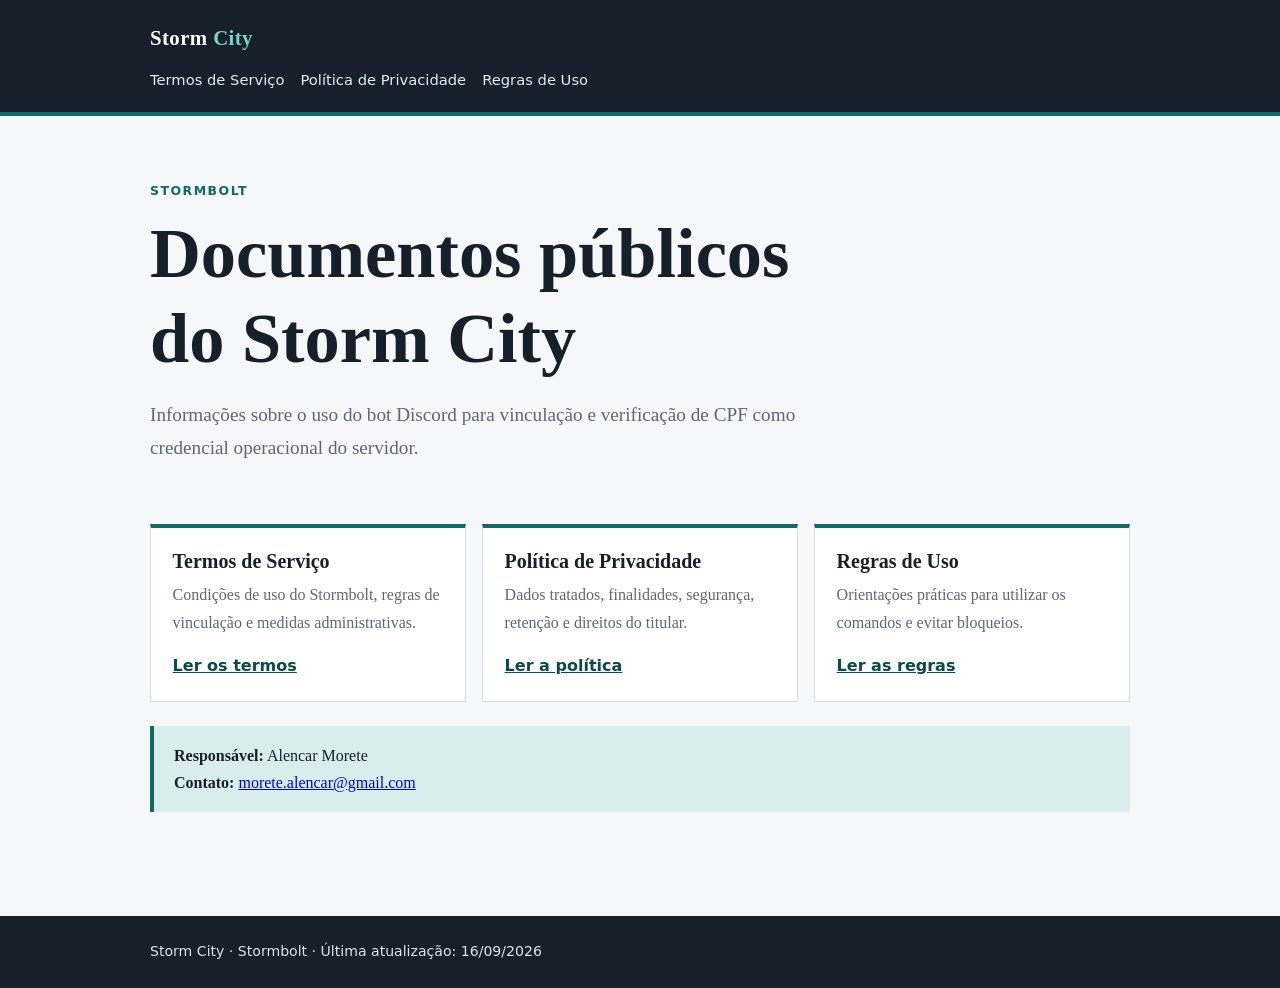
<file: index.html>
<!doctype html>
<html lang="pt-BR">
<head>
  <meta charset="utf-8">
  <meta name="viewport" content="width=device-width, initial-scale=1">
  <meta name="description" content="Documentos públicos do Stormbolt e do servidor Storm City.">
  <title>Storm City | Documentos públicos</title>
  <link rel="stylesheet" href="styles.css">
</head>
<body>
  <header class="site-header">
    <div class="header-inner">
      <a class="brand" href="index.html">Storm <span>City</span></a>
      <nav aria-label="Navegação principal">
        <a href="termos-de-servico.html">Termos de Serviço</a>
        <a href="privacy-policy.html">Política de Privacidade</a>
        <a href="regras-de-uso.html">Regras de Uso</a>
      </nav>
    </div>
  </header>
  <main class="page">
    <section class="hero">
      <div class="eyebrow">Stormbolt</div>
      <h1>Documentos públicos do Storm City</h1>
      <p class="lede">Informações sobre o uso do bot Discord para vinculação e verificação de CPF como credencial operacional do servidor.</p>
    </section>
    <section class="cards" aria-label="Documentos">
      <article class="card">
        <h2>Termos de Serviço</h2>
        <p>Condições de uso do Stormbolt, regras de vinculação e medidas administrativas.</p>
        <a href="termos-de-servico.html">Ler os termos</a>
      </article>
      <article class="card">
        <h2>Política de Privacidade</h2>
        <p>Dados tratados, finalidades, segurança, retenção e direitos do titular.</p>
        <a href="privacy-policy.html">Ler a política</a>
      </article>
      <article class="card">
        <h2>Regras de Uso</h2>
        <p>Orientações práticas para utilizar os comandos e evitar bloqueios.</p>
        <a href="regras-de-uso.html">Ler as regras</a>
      </article>
    </section>
    <div class="notice">
      <strong>Responsável:</strong> Alencar Morete<br>
      <strong>Contato:</strong> <a href="mailto:morete.alencar@gmail.com">morete.alencar@gmail.com</a>
    </div>
  </main>
  <footer class="site-footer">
    <div class="site-footer-inner">Storm City · Stormbolt · Última atualização: 16/09/2026</div>
  </footer>
</body>
</html>
</file>
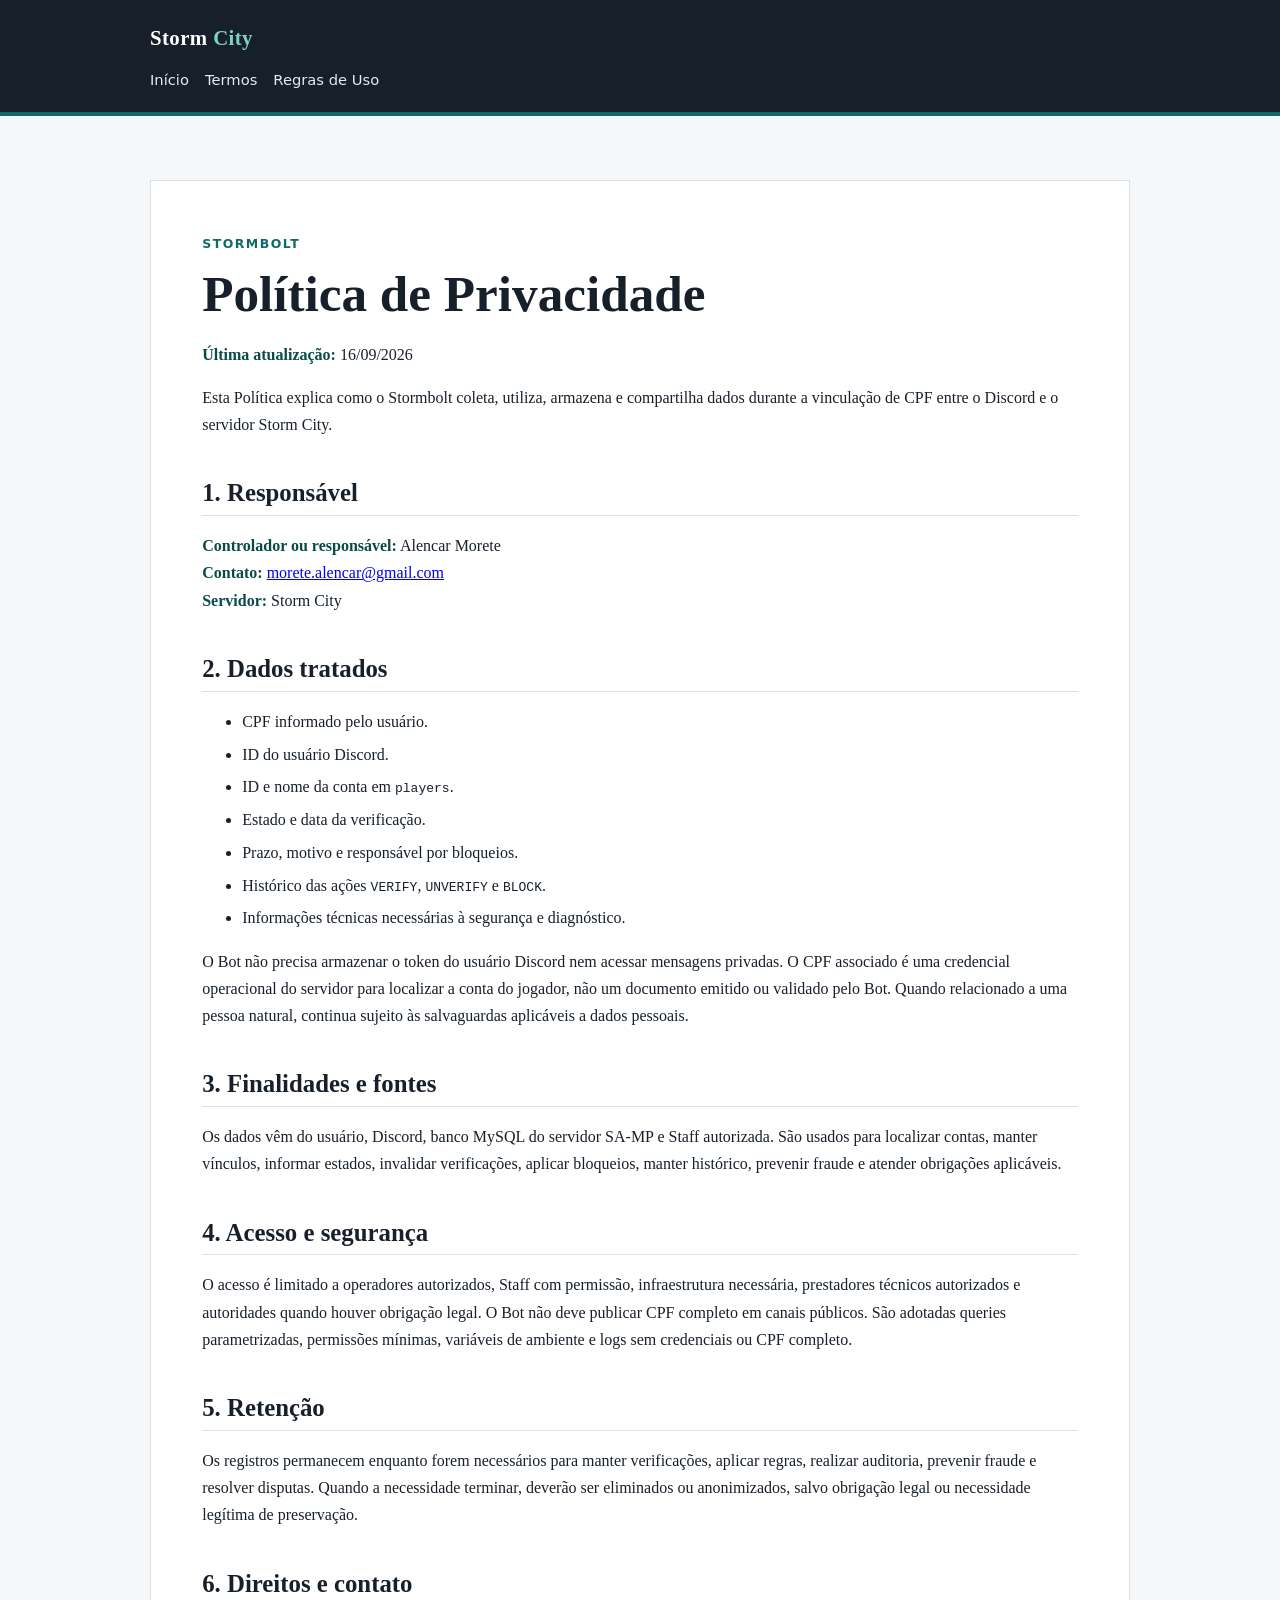
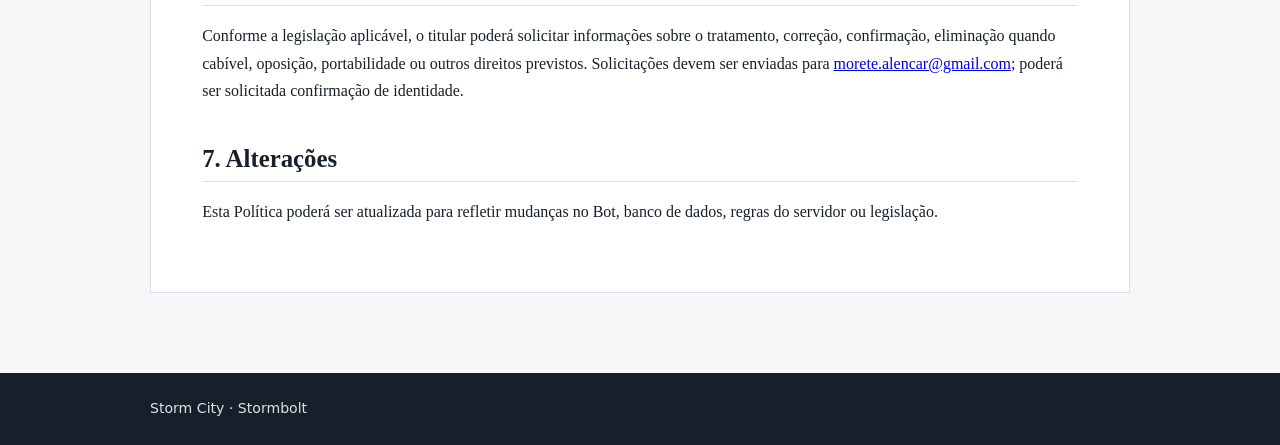
<file: privacy-policy.html>
<!doctype html>
<html lang="pt-BR">
<head>
  <meta charset="utf-8">
  <meta name="viewport" content="width=device-width, initial-scale=1">
  <meta name="description" content="Política de Privacidade do Stormbolt no servidor Storm City.">
  <title>Política de Privacidade | Storm City</title>
  <link rel="stylesheet" href="styles.css">
</head>
<body>
  <header class="site-header"><div class="header-inner"><a class="brand" href="index.html">Storm <span>City</span></a><nav aria-label="Navegação principal"><a href="index.html">Início</a><a href="termos-de-servico.html">Termos</a><a href="regras-de-uso.html">Regras de Uso</a></nav></div></header>
  <main class="page"><article class="document">
    <div class="eyebrow">Stormbolt</div>
    <h1>Política de Privacidade</h1>
    <p><strong>Última atualização:</strong> 16/09/2026</p>
    <p>Esta Política explica como o Stormbolt coleta, utiliza, armazena e compartilha dados durante a vinculação de CPF entre o Discord e o servidor Storm City.</p>
    <h2>1. Responsável</h2>
    <p><strong>Controlador ou responsável:</strong> Alencar Morete<br><strong>Contato:</strong> <a href="mailto:morete.alencar@gmail.com">morete.alencar@gmail.com</a><br><strong>Servidor:</strong> Storm City</p>
    <h2>2. Dados tratados</h2>
    <ul><li>CPF informado pelo usuário.</li><li>ID do usuário Discord.</li><li>ID e nome da conta em <code>players</code>.</li><li>Estado e data da verificação.</li><li>Prazo, motivo e responsável por bloqueios.</li><li>Histórico das ações <code>VERIFY</code>, <code>UNVERIFY</code> e <code>BLOCK</code>.</li><li>Informações técnicas necessárias à segurança e diagnóstico.</li></ul>
    <p>O Bot não precisa armazenar o token do usuário Discord nem acessar mensagens privadas. O CPF associado é uma credencial operacional do servidor para localizar a conta do jogador, não um documento emitido ou validado pelo Bot. Quando relacionado a uma pessoa natural, continua sujeito às salvaguardas aplicáveis a dados pessoais.</p>
    <h2>3. Finalidades e fontes</h2>
    <p>Os dados vêm do usuário, Discord, banco MySQL do servidor SA-MP e Staff autorizada. São usados para localizar contas, manter vínculos, informar estados, invalidar verificações, aplicar bloqueios, manter histórico, prevenir fraude e atender obrigações aplicáveis.</p>
    <h2>4. Acesso e segurança</h2>
    <p>O acesso é limitado a operadores autorizados, Staff com permissão, infraestrutura necessária, prestadores técnicos autorizados e autoridades quando houver obrigação legal. O Bot não deve publicar CPF completo em canais públicos. São adotadas queries parametrizadas, permissões mínimas, variáveis de ambiente e logs sem credenciais ou CPF completo.</p>
    <h2>5. Retenção</h2>
    <p>Os registros permanecem enquanto forem necessários para manter verificações, aplicar regras, realizar auditoria, prevenir fraude e resolver disputas. Quando a necessidade terminar, deverão ser eliminados ou anonimizados, salvo obrigação legal ou necessidade legítima de preservação.</p>
    <h2>6. Direitos e contato</h2>
    <p>Conforme a legislação aplicável, o titular poderá solicitar informações sobre o tratamento, correção, confirmação, eliminação quando cabível, oposição, portabilidade ou outros direitos previstos. Solicitações devem ser enviadas para <a href="mailto:morete.alencar@gmail.com">morete.alencar@gmail.com</a>; poderá ser solicitada confirmação de identidade.</p>
    <h2>7. Alterações</h2>
    <p>Esta Política poderá ser atualizada para refletir mudanças no Bot, banco de dados, regras do servidor ou legislação.</p>
  </article></main>
  <footer class="site-footer"><div class="site-footer-inner">Storm City · Stormbolt</div></footer>
</body>
</html>
</file>
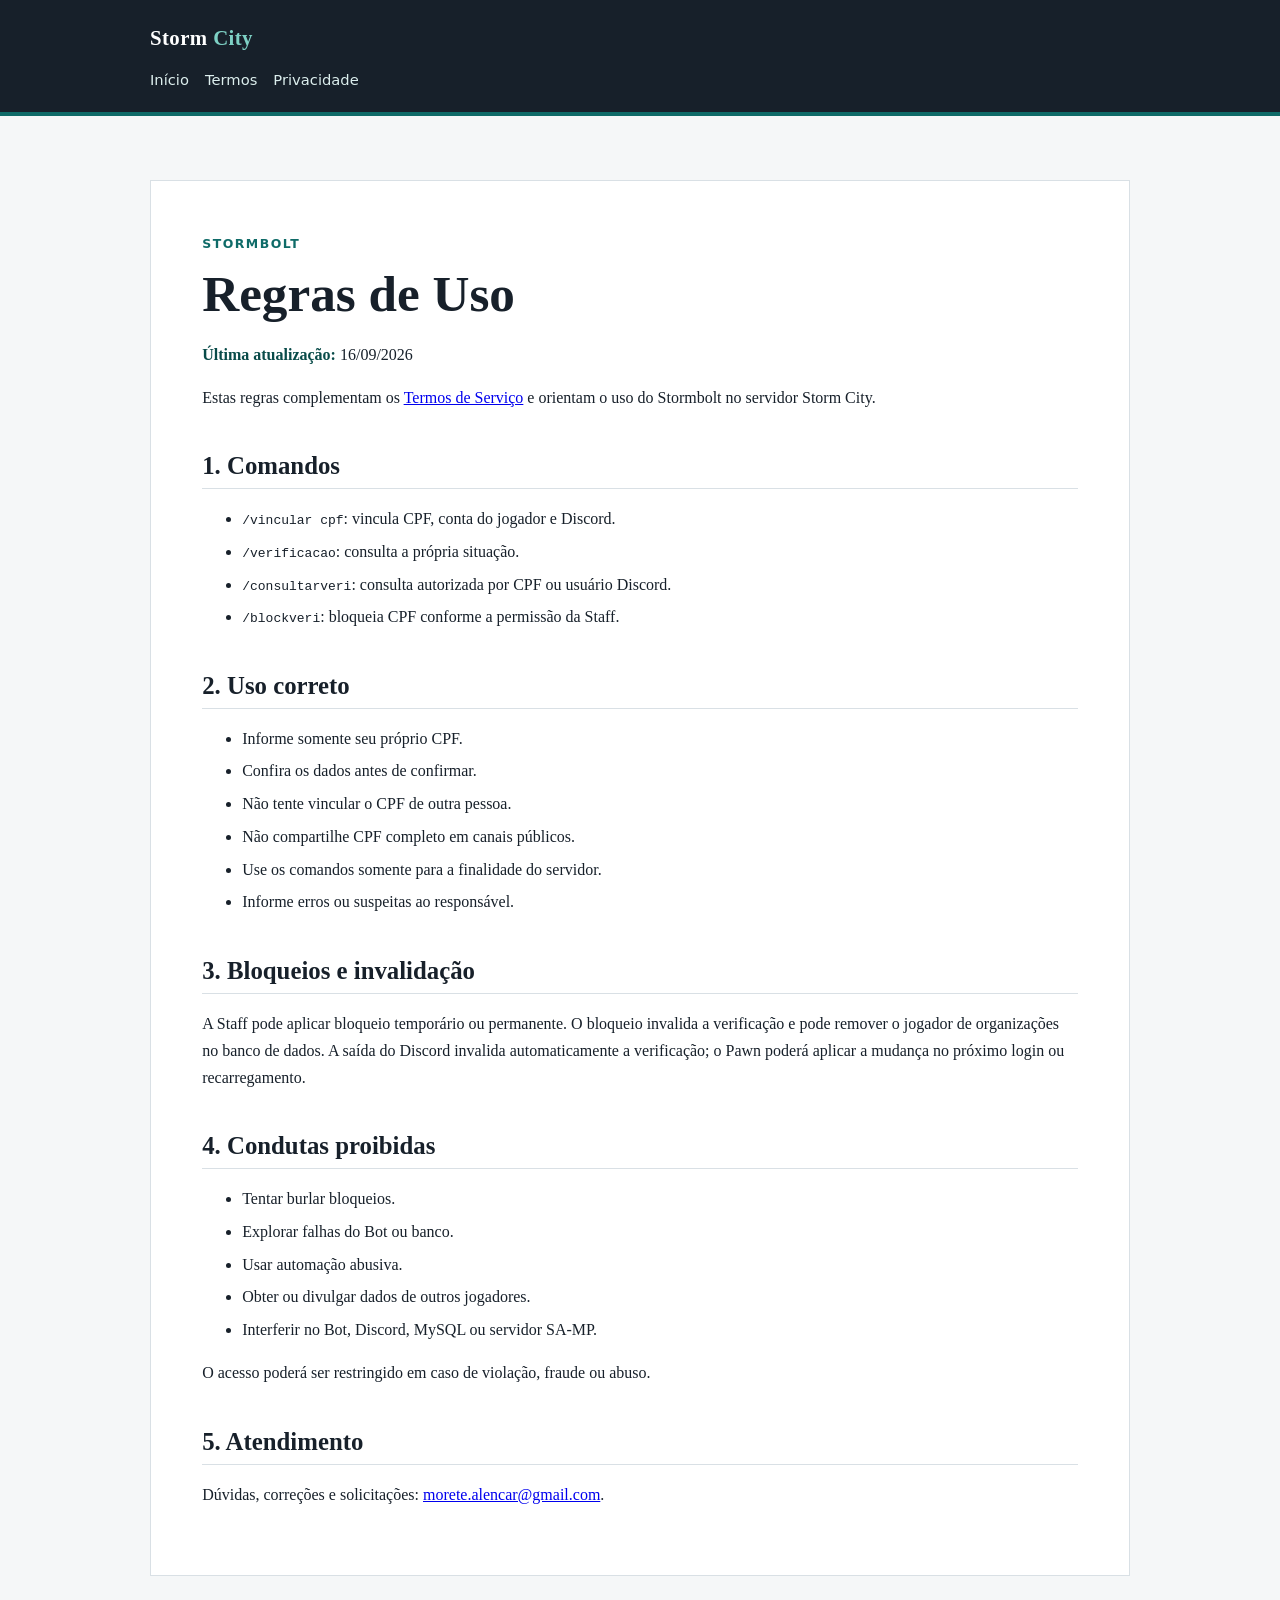
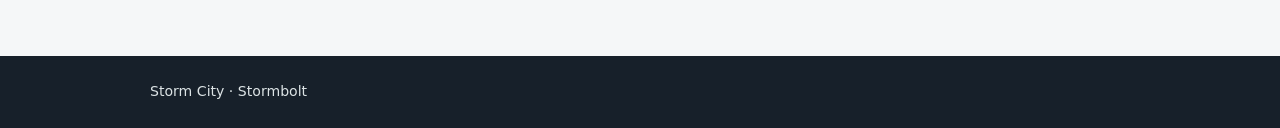
<file: regras-de-uso.html>
<!doctype html>
<html lang="pt-BR">
<head>
  <meta charset="utf-8">
  <meta name="viewport" content="width=device-width, initial-scale=1">
  <meta name="description" content="Regras de uso do Stormbolt no servidor Storm City.">
  <title>Regras de Uso | Storm City</title>
  <link rel="stylesheet" href="styles.css">
</head>
<body>
  <header class="site-header"><div class="header-inner"><a class="brand" href="index.html">Storm <span>City</span></a><nav aria-label="Navegação principal"><a href="index.html">Início</a><a href="termos-de-servico.html">Termos</a><a href="privacy-policy.html">Privacidade</a></nav></div></header>
  <main class="page"><article class="document">
    <div class="eyebrow">Stormbolt</div>
    <h1>Regras de Uso</h1>
    <p><strong>Última atualização:</strong> 16/09/2026</p>
    <p>Estas regras complementam os <a href="termos-de-servico.html">Termos de Serviço</a> e orientam o uso do Stormbolt no servidor Storm City.</p>
    <h2>1. Comandos</h2>
    <ul><li><code>/vincular cpf</code>: vincula CPF, conta do jogador e Discord.</li><li><code>/verificacao</code>: consulta a própria situação.</li><li><code>/consultarveri</code>: consulta autorizada por CPF ou usuário Discord.</li><li><code>/blockveri</code>: bloqueia CPF conforme a permissão da Staff.</li></ul>
    <h2>2. Uso correto</h2>
    <ul><li>Informe somente seu próprio CPF.</li><li>Confira os dados antes de confirmar.</li><li>Não tente vincular o CPF de outra pessoa.</li><li>Não compartilhe CPF completo em canais públicos.</li><li>Use os comandos somente para a finalidade do servidor.</li><li>Informe erros ou suspeitas ao responsável.</li></ul>
    <h2>3. Bloqueios e invalidação</h2>
    <p>A Staff pode aplicar bloqueio temporário ou permanente. O bloqueio invalida a verificação e pode remover o jogador de organizações no banco de dados. A saída do Discord invalida automaticamente a verificação; o Pawn poderá aplicar a mudança no próximo login ou recarregamento.</p>
    <h2>4. Condutas proibidas</h2>
    <ul><li>Tentar burlar bloqueios.</li><li>Explorar falhas do Bot ou banco.</li><li>Usar automação abusiva.</li><li>Obter ou divulgar dados de outros jogadores.</li><li>Interferir no Bot, Discord, MySQL ou servidor SA-MP.</li></ul>
    <p>O acesso poderá ser restringido em caso de violação, fraude ou abuso.</p>
    <h2>5. Atendimento</h2>
    <p>Dúvidas, correções e solicitações: <a href="mailto:morete.alencar@gmail.com">morete.alencar@gmail.com</a>.</p>
  </article></main>
  <footer class="site-footer"><div class="site-footer-inner">Storm City · Stormbolt</div></footer>
</body>
</html>
</file>
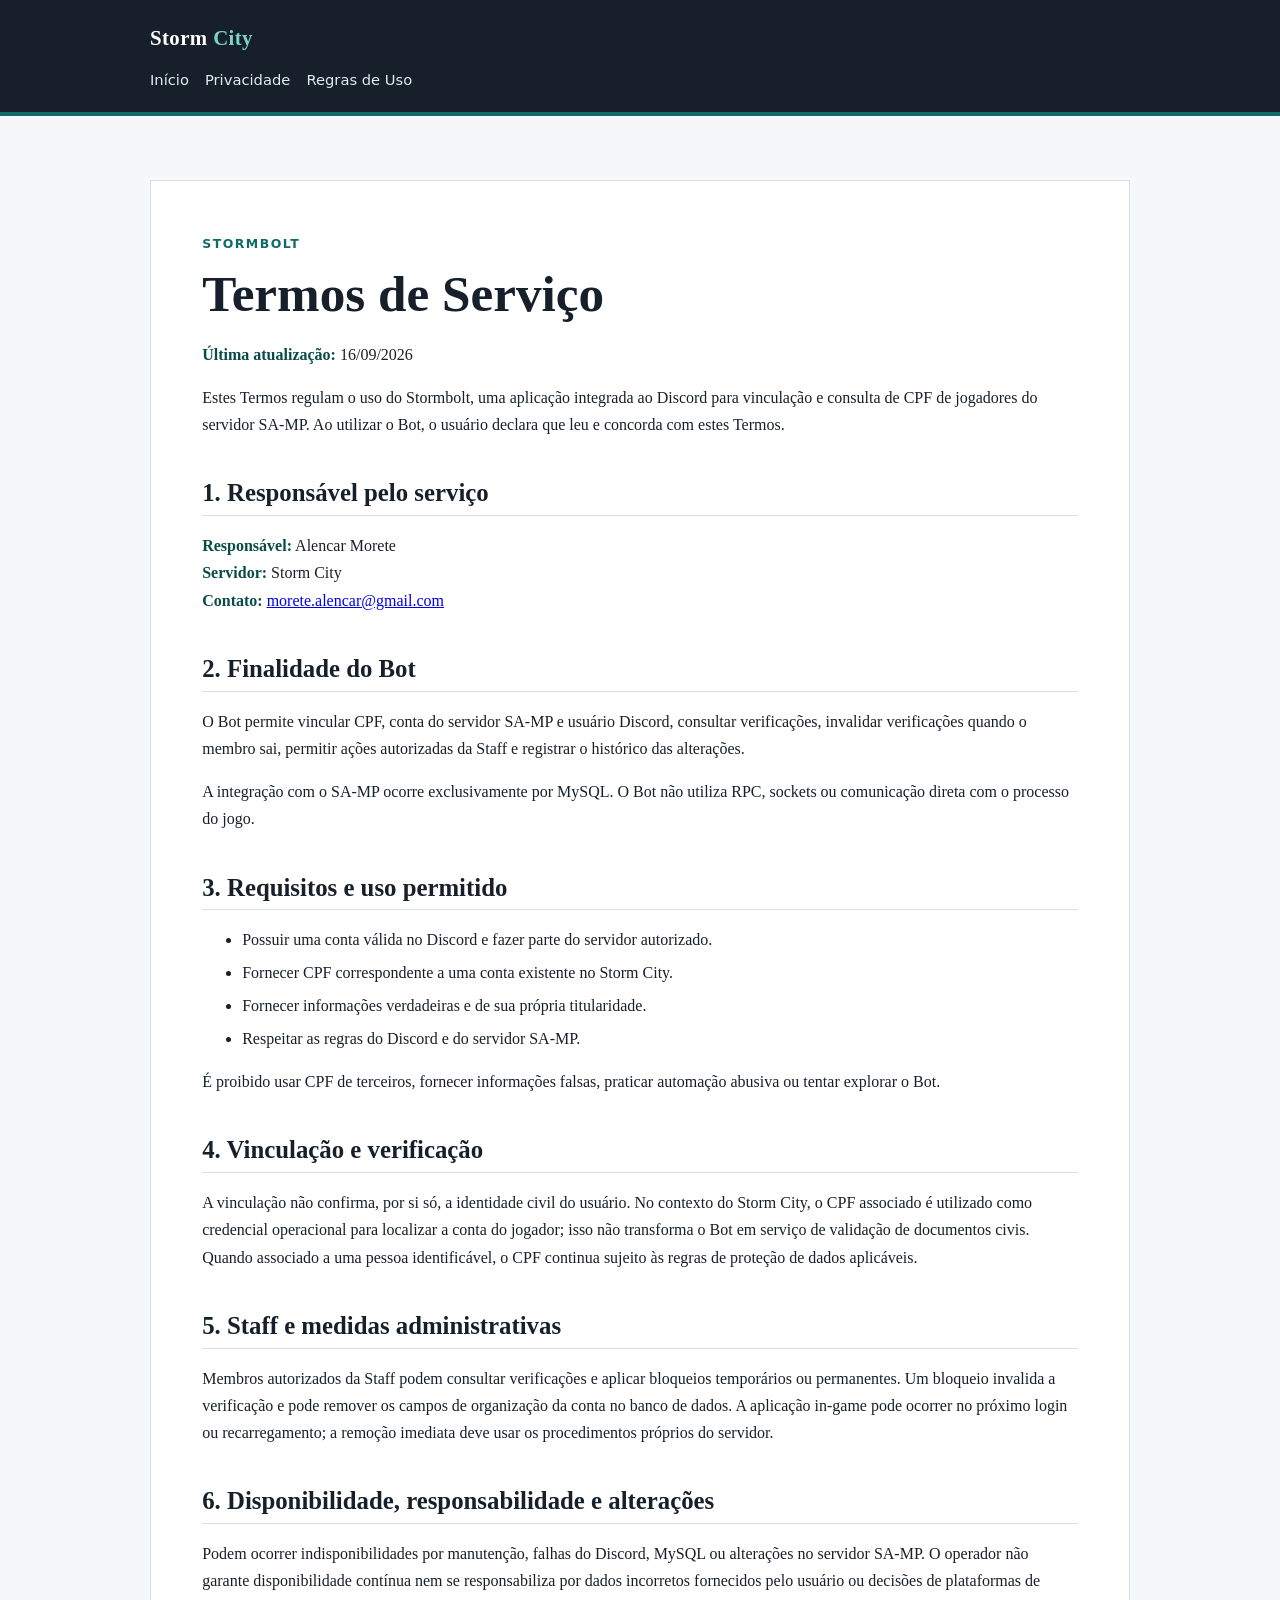
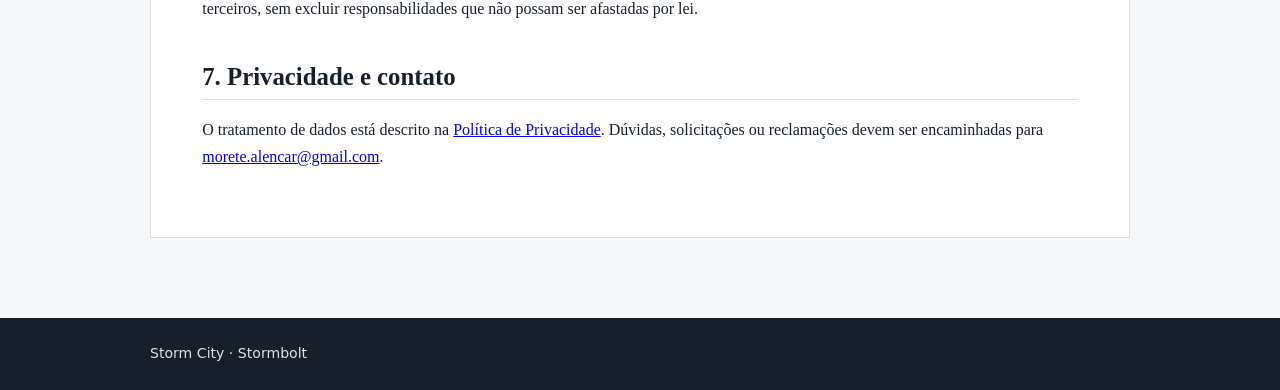
<file: termos-de-servico.html>
<!doctype html>
<html lang="pt-BR">
<head>
  <meta charset="utf-8">
  <meta name="viewport" content="width=device-width, initial-scale=1">
  <meta name="description" content="Termos de Serviço do Stormbolt no servidor Storm City.">
  <title>Termos de Serviço | Storm City</title>
  <link rel="stylesheet" href="styles.css">
</head>
<body>
  <header class="site-header"><div class="header-inner"><a class="brand" href="index.html">Storm <span>City</span></a><nav aria-label="Navegação principal"><a href="index.html">Início</a><a href="privacy-policy.html">Privacidade</a><a href="regras-de-uso.html">Regras de Uso</a></nav></div></header>
  <main class="page"><article class="document">
    <div class="eyebrow">Stormbolt</div>
    <h1>Termos de Serviço</h1>
    <p><strong>Última atualização:</strong> 16/09/2026</p>
    <p>Estes Termos regulam o uso do Stormbolt, uma aplicação integrada ao Discord para vinculação e consulta de CPF de jogadores do servidor SA-MP. Ao utilizar o Bot, o usuário declara que leu e concorda com estes Termos.</p>
    <h2>1. Responsável pelo serviço</h2>
    <p><strong>Responsável:</strong> Alencar Morete<br><strong>Servidor:</strong> Storm City<br><strong>Contato:</strong> <a href="mailto:morete.alencar@gmail.com">morete.alencar@gmail.com</a></p>
    <h2>2. Finalidade do Bot</h2>
    <p>O Bot permite vincular CPF, conta do servidor SA-MP e usuário Discord, consultar verificações, invalidar verificações quando o membro sai, permitir ações autorizadas da Staff e registrar o histórico das alterações.</p>
    <p>A integração com o SA-MP ocorre exclusivamente por MySQL. O Bot não utiliza RPC, sockets ou comunicação direta com o processo do jogo.</p>
    <h2>3. Requisitos e uso permitido</h2>
    <ul><li>Possuir uma conta válida no Discord e fazer parte do servidor autorizado.</li><li>Fornecer CPF correspondente a uma conta existente no Storm City.</li><li>Fornecer informações verdadeiras e de sua própria titularidade.</li><li>Respeitar as regras do Discord e do servidor SA-MP.</li></ul>
    <p>É proibido usar CPF de terceiros, fornecer informações falsas, praticar automação abusiva ou tentar explorar o Bot.</p>
    <h2>4. Vinculação e verificação</h2>
    <p>A vinculação não confirma, por si só, a identidade civil do usuário. No contexto do Storm City, o CPF associado é utilizado como credencial operacional para localizar a conta do jogador; isso não transforma o Bot em serviço de validação de documentos civis. Quando associado a uma pessoa identificável, o CPF continua sujeito às regras de proteção de dados aplicáveis.</p>
    <h2>5. Staff e medidas administrativas</h2>
    <p>Membros autorizados da Staff podem consultar verificações e aplicar bloqueios temporários ou permanentes. Um bloqueio invalida a verificação e pode remover os campos de organização da conta no banco de dados. A aplicação in-game pode ocorrer no próximo login ou recarregamento; a remoção imediata deve usar os procedimentos próprios do servidor.</p>
    <h2>6. Disponibilidade, responsabilidade e alterações</h2>
    <p>Podem ocorrer indisponibilidades por manutenção, falhas do Discord, MySQL ou alterações no servidor SA-MP. O operador não garante disponibilidade contínua nem se responsabiliza por dados incorretos fornecidos pelo usuário ou decisões de plataformas de terceiros, sem excluir responsabilidades que não possam ser afastadas por lei.</p>
    <h2>7. Privacidade e contato</h2>
    <p>O tratamento de dados está descrito na <a href="privacy-policy.html">Política de Privacidade</a>. Dúvidas, solicitações ou reclamações devem ser encaminhadas para <a href="mailto:morete.alencar@gmail.com">morete.alencar@gmail.com</a>.</p>
  </article></main>
  <footer class="site-footer"><div class="site-footer-inner">Storm City · Stormbolt</div></footer>
</body>
</html>
</file>
<file: styles.css>
:root {
  color-scheme: light;
  --ink: #17202a;
  --muted: #5c6875;
  --paper: #f5f7f8;
  --surface: #ffffff;
  --line: #d9e0e5;
  --accent: #0f6b68;
  --accent-dark: #094b49;
  --accent-soft: #d9eeec;
  --max-width: 980px;
}

* { box-sizing: border-box; }

html { scroll-behavior: smooth; }

body {
  margin: 0;
  background: var(--paper);
  color: var(--ink);
  font-family: Georgia, 'Times New Roman', serif;
  line-height: 1.7;
}

.site-header {
  background: var(--ink);
  color: #fff;
  border-bottom: 4px solid var(--accent);
}

.header-inner,
.page,
.site-footer-inner {
  width: min(100% - 2rem, var(--max-width));
  margin: 0 auto;
}

.header-inner { padding: 1.25rem 0; }

.brand {
  color: #fff;
  font-size: 1.3rem;
  font-weight: 700;
  text-decoration: none;
  letter-spacing: .02em;
}

.brand span { color: #7ed1c5; }

nav { display: flex; flex-wrap: wrap; gap: .5rem 1rem; margin-top: .75rem; }
nav a { color: #dceeed; font-family: system-ui, sans-serif; font-size: .92rem; text-decoration: none; }
nav a:hover, nav a:focus { color: #fff; text-decoration: underline; }

.page { padding: 4rem 0 5rem; }

.hero { max-width: 720px; padding-bottom: 2.5rem; }

.eyebrow { color: var(--accent); font-family: system-ui, sans-serif; font-size: .78rem; font-weight: 700; letter-spacing: .12em; text-transform: uppercase; }

h1, h2, h3 { line-height: 1.2; }
h1 { font-size: clamp(2.2rem, 6vw, 4.4rem); margin: .6rem 0 1rem; }
h2 { border-bottom: 1px solid var(--line); font-size: 1.55rem; margin: 2.5rem 0 1rem; padding-bottom: .45rem; }
h3 { font-size: 1.12rem; margin-top: 1.8rem; }

.lede { color: var(--muted); font-size: 1.2rem; max-width: 650px; }

.cards { display: grid; grid-template-columns: repeat(auto-fit, minmax(210px, 1fr)); gap: 1rem; }
.card { background: var(--surface); border: 1px solid var(--line); border-top: 4px solid var(--accent); padding: 1.35rem; }
.card h2 { border: 0; font-size: 1.25rem; margin: 0 0 .5rem; padding: 0; }
.card p { color: var(--muted); margin: 0 0 1rem; }
.card a { color: var(--accent-dark); font-family: system-ui, sans-serif; font-weight: 700; }

.document { background: var(--surface); border: 1px solid var(--line); padding: clamp(1.25rem, 4vw, 3.5rem); }
.document h1 { font-size: clamp(2rem, 5vw, 3.2rem); }
.document li { margin: .35rem 0; }
.document strong { color: var(--accent-dark); }

.notice { background: var(--accent-soft); border-left: 4px solid var(--accent); margin: 1.5rem 0; padding: 1rem 1.25rem; }

.site-footer { background: var(--ink); color: #dce3e5; font-family: system-ui, sans-serif; font-size: .88rem; }
.site-footer-inner { padding: 1.5rem 0; }
.site-footer a { color: #9ce0d5; }

@media (max-width: 600px) {
  .page { padding-top: 2.5rem; }
  h1 { font-size: 2.4rem; }
  .document { padding: 1.25rem; }
}
</file>
